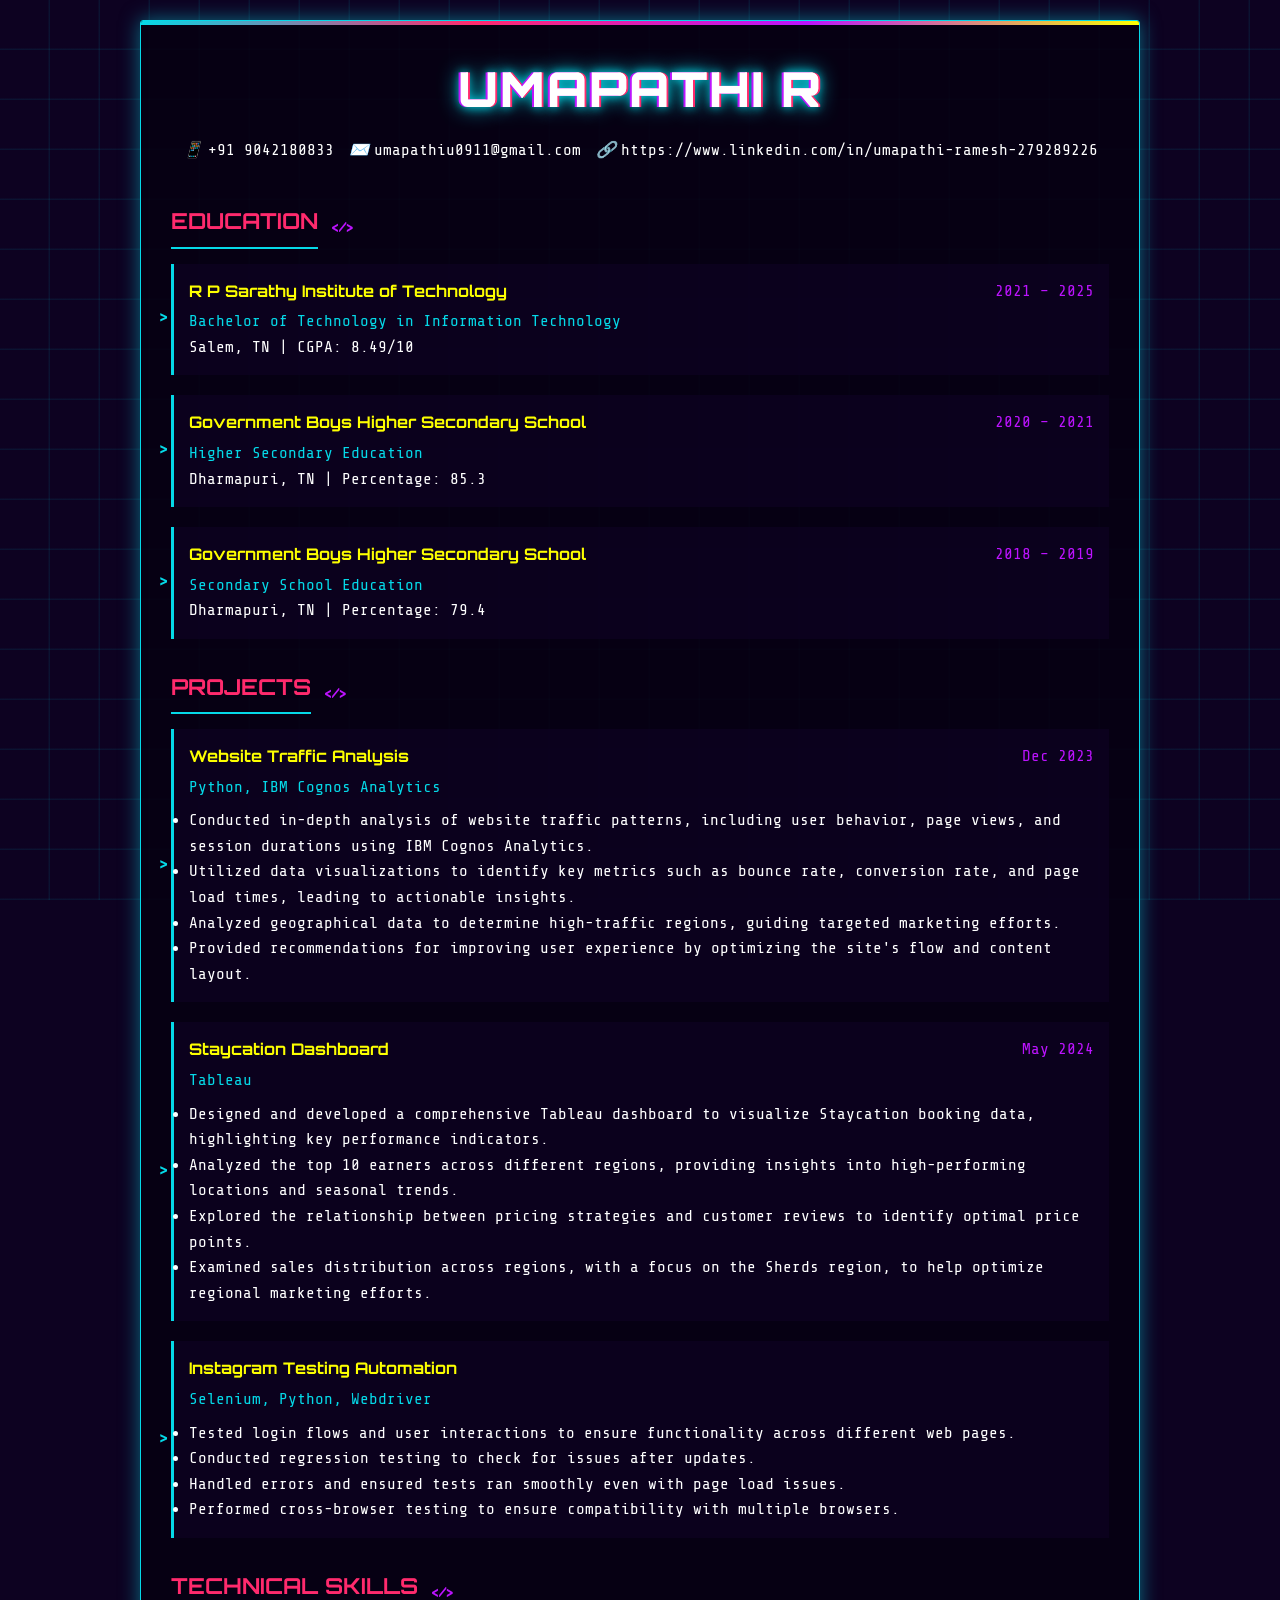
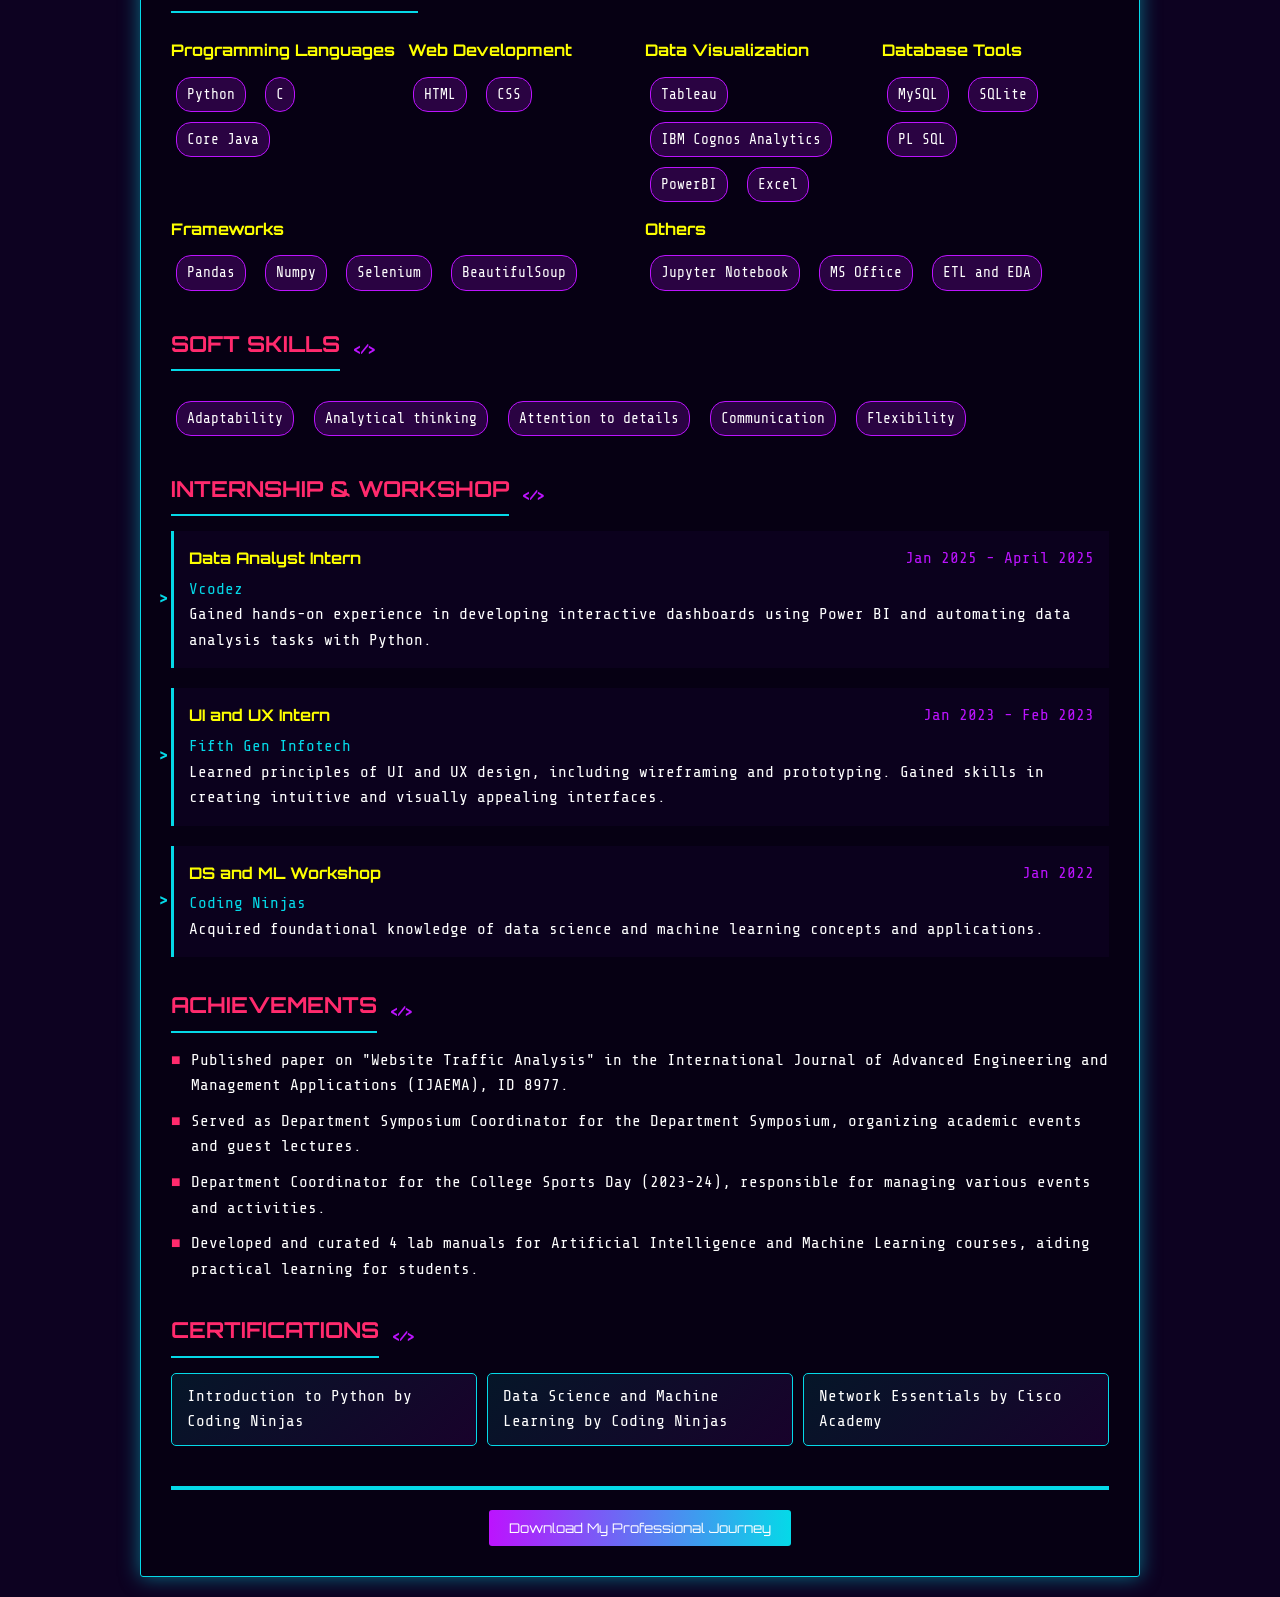
<file: resume/resume.html>
<!DOCTYPE html>
<html lang="en">
<head>
    <meta charset="UTF-8">
    <meta name="viewport" content="width=device-width, initial-scale=1.0">
    <title>Umapathi Unlocked </title>
    <link rel="icon" href="icon_resume.jpeg " type="image/x-icon">
    <style>
        @import url('https://fonts.googleapis.com/css2?family=Orbitron:wght@400;500;700;900&family=Share+Tech+Mono&display=swap');
        
        :root {
            --neon-pink: #ff2a6d;
            --neon-blue: #05d9e8;
            --neon-purple: #bc13fe;
            --cyber-yellow: #fdff00;
            --dark-bg: #0d0221;
            --darker-bg: #060111;
            --grid-color: rgba(5, 217, 232, 0.1);
        }
        
        * {
            margin: 0;
            padding: 0;
            box-sizing: border-box;
        }
        
        body {
            background-color: var(--dark-bg);
            color: #ffffff;
            font-family: 'Share Tech Mono', monospace;
            line-height: 1.6;
            position: relative;
            overflow-x: hidden;
            padding: 0;
            margin: 0;
        }
        
        body::before {
            content: "";
            position: fixed;
            top: 0;
            left: 0;
            width: 100%;
            height: 100%;
            background: 
                linear-gradient(transparent 95%, var(--grid-color) 100%) 0 0,
                linear-gradient(90deg, transparent 95%, var(--grid-color) 100%) 0 0;
            background-size: 50px 50px;
            z-index: -1;
            pointer-events: none;
        }
        
        .container {
            max-width: 1000px;
            margin: 20px auto;
            padding: 30px;
            background-color: rgba(6, 1, 17, 0.85);
            border: 1px solid var(--neon-blue);
            border-radius: 3px;
            box-shadow: 0 0 20px rgba(5, 217, 232, 0.5);
            position: relative;
            overflow: hidden;
        }
        
        .container::after {
            content: "";
            position: absolute;
            top: 0;
            left: 0;
            width: 100%;
            height: 4px;
            background: linear-gradient(90deg, var(--neon-blue), var(--neon-pink), var(--neon-purple), var(--cyber-yellow));
            animation: gradient-shift 8s ease infinite;
        }
        
        @keyframes gradient-shift {
            0% { background-position: 0% 50%; }
            50% { background-position: 100% 50%; }
            100% { background-position: 0% 50%; }
        }
        
        .header {
            text-align: center;
            margin-bottom: 40px;
            position: relative;
        }
        
        .header h1 {
            font-family: 'Orbitron', sans-serif;
            font-size: 48px;
            font-weight: 900;
            letter-spacing: 2px;
            margin-bottom: 10px;
            color: white;
            text-shadow: 0 0 10px var(--neon-blue), 0 0 20px var(--neon-blue);
            position: relative;
            display: inline-block;
        }
        
        .header h1::before, .header h1::after {
            content: attr(data-text);
            position: absolute;
            top: 0;
            left: 0;
            width: 100%;
            height: 100%;
        }
        
        .header h1::before {
            text-shadow: 2px 0 var(--neon-pink);
            animation: glitch-1 2s infinite linear alternate-reverse;
        }
        
        .header h1::after {
            text-shadow: -2px 0 var(--neon-purple);
            animation: glitch-2 3s infinite linear alternate-reverse;
        }
        
        @keyframes glitch-1 {
            0%, 90% { transform: none; opacity: 1; }
            91% { transform: translate(5px, 0); opacity: 1; }
            92% { transform: none; opacity: 1; }
            93% { transform: translate(-3px, 0); opacity: 0.8; }
            94% { transform: none; opacity: 1; }
            95% { transform: translate(2px, 0); opacity: 0.9; }
            96%, 100% { transform: none; opacity: 1; }
        }
        
        @keyframes glitch-2 {
            0%, 95% { transform: none; opacity: 1; }
            96% { transform: translate(-3px, 0); opacity: 0.8; }
            97% { transform: none; opacity: 1; }
            98% { transform: translate(2px, 0); opacity: 0.9; }
            99%, 100% { transform: none; opacity: 1; }
        }
        
        .contact {
            display: flex;
            justify-content: center;
            flex-wrap: wrap;
            gap: 15px;
            margin-bottom: 5px;
        }
        
        .contact-item {
            display: flex;
            align-items: center;
            gap: 5px;
        }
        
        .contact-item i {
            color: var(--neon-blue);
        }
        
        .section {
            margin-bottom: 30px;
            position: relative;
        }
        
        .section-title {
            font-family: 'Orbitron', sans-serif;
            font-size: 22px;
            font-weight: bold;
            color: var(--neon-pink);
            text-transform: uppercase;
            margin-bottom: 15px;
            padding-bottom: 8px;
            border-bottom: 2px solid var(--neon-blue);
            display: inline-block;
            position: relative;
        }
        
        .section-title::after {
            content: "</>";
            font-size: 14px;
            color: var(--neon-purple);
            position: absolute;
            right: -35px;
            bottom: 8px;
        }
        
        .education-item, .project-item, .internship-item {
            margin-bottom: 20px;
            padding: 15px;
            background-color: rgba(13, 2, 33, 0.8);
            border-left: 3px solid var(--neon-blue);
            position: relative;
            transition: all 0.3s ease;
        }
        
        .education-item:hover, .project-item:hover, .internship-item:hover {
            transform: translateX(5px);
            box-shadow: 0 0 15px rgba(5, 217, 232, 0.3);
        }
        
        .education-item::before, .project-item::before, .internship-item::before {
            content: ">";
            position: absolute;
            left: -15px;
            top: 50%;
            transform: translateY(-50%);
            color: var(--neon-blue);
            font-weight: bold;
        }
        
        .institute, .project-title, .internship-title {
            font-family: 'Orbitron', sans-serif;
            font-weight: 700;
            color: var(--cyber-yellow);
            margin-bottom: 5px;
        }
        
        .degree, .project-tech, .internship-company {
            color: var(--neon-blue);
            font-weight: 500;
        }
        
        .project-tech {
            display: inline-block;
            margin-bottom: 8px;
        }
        
        .date {
            color: var(--neon-purple);
            float: right;
        }
        
        .skills-container {
            display: flex;
            flex-wrap: wrap;
            gap: 10px;
            margin-top: 10px;
        }
        
        .skill-category {
            flex: 1;
            min-width: 200px;
        }
        
        .skill-category h4 {
            font-family: 'Orbitron', sans-serif;
            color: var(--cyber-yellow);
            margin-bottom: 8px;
        }
        
        .skill-pill {
            display: inline-block;
            padding: 5px 10px;
            margin: 5px;
            background-color: rgba(188, 19, 254, 0.2);
            border: 1px solid var(--neon-purple);
            border-radius: 15px;
            color: white;
            font-size: 0.9em;
            transition: all 0.3s ease;
        }
        
        .skill-pill:hover {
            background-color: rgba(5, 217, 232, 0.3);
            border-color: var(--neon-blue);
            transform: translateY(-2px);
            box-shadow: 0 2px 8px rgba(5, 217, 232, 0.5);
        }
        
        .achievements-list {
            list-style-type: none;
        }
        
        .achievements-list li {
            margin-bottom: 10px;
            padding-left: 20px;
            position: relative;
        }
        
        .achievements-list li::before {
            content: "■";
            color: var(--neon-pink);
            position: absolute;
            left: 0;
            top: 0;
        }
        
        .certifications-list {
            list-style-type: none;
            display: flex;
            flex-wrap: wrap;
            gap: 10px;
        }
        
        .cert-item {
            background: linear-gradient(135deg, rgba(5, 217, 232, 0.1), rgba(188, 19, 254, 0.1));
            border: 1px solid var(--neon-blue);
            border-radius: 5px;
            padding: 10px 15px;
            flex: 1;
            min-width: 200px;
            position: relative;
            overflow: hidden;
        }
        
        .cert-item::after {
            content: "";
            position: absolute;
            top: -50%;
            left: -50%;
            width: 200%;
            height: 200%;
            background: radial-gradient(circle, rgba(255, 255, 255, 0.1) 0%, transparent 50%);
            opacity: 0;
            transition: opacity 0.3s ease;
        }
        
        .cert-item:hover::after {
            opacity: 1;
        }
        
        /* Glitch effect */
        .glitch-container {
            position: relative;
            width: 100%;
            height: 4px;
            margin-top: 40px;
            overflow: hidden;
        }
        
        .glitch-line {
            position: absolute;
            width: 100%;
            height: 100%;
            background-color: var(--neon-blue);
            animation: glitch-line 5s infinite;
        }
        
        @keyframes glitch-line {
            0%, 100% { transform: translateX(-100%); }
            10%, 90% { transform: translateX(100%); }
            20%, 80% { transform: translateX(-100%); }
        }
        
        .print-button {
            font-family: 'Orbitron', sans-serif;
            background: linear-gradient(90deg, var(--neon-purple), var(--neon-blue));
            color: white;
            border: none;
            border-radius: 3px;
            padding: 10px 20px;
            margin-top: 20px;
            cursor: pointer;
            display: block;
            width: max-content;
            margin-left: auto;
            margin-right: auto;
            transition: all 0.3s ease;
        }
        
        .print-button:hover {
            box-shadow: 0 0 15px rgba(5, 217, 232, 0.7);
            transform: scale(1.05);
        }
        
        /* For print */
        @media print {
            body {
                background: white;
                color: black;
            }
            
            .container {
                box-shadow: none;
                border: none;
                padding: 20px;
            }
            
            .print-button {
                display: none;
            }
            
            .glitch-effects {
                display: none;
            }
            
            .header h1 {
                text-shadow: none;
                color: black;
            }
            
            .section-title {
                color: black;
                border-bottom-color: gray;
            }
            
            .section-title::after {
                display: none;
            }
            
            /* Other print-specific styles */
        }
    </style>
</head>
<body>
    <div class="container">
        <div class="header">
            <h1 data-text="UMAPATHI R">UMAPATHI R</h1>
            <div class="contact">
                <div class="contact-item">
                    <i>📱</i>
                    <span>+91 9042180833</span>
                </div>
                <div class="contact-item">
                    <i>✉️</i>
                    <span>umapathiu0911@gmail.com</span>
                </div>
                <div class="contact-item">
                    <i>🔗</i>
                    <span>https://www.linkedin.com/in/umapathi-ramesh-279289226</span>
                </div>
            </div>
        </div>

        <div class="section">
            <h2 class="section-title">Education</h2>
            <div class="education-item">
                <span class="date">2021 – 2025</span>
                <div class="institute">R P Sarathy Institute of Technology</div>
                <div class="degree">Bachelor of Technology in Information Technology</div>
                <div class="location">Salem, TN | CGPA: 8.49/10</div>
            </div>
            <div class="education-item">
                <span class="date">2020 – 2021</span>
                <div class="institute">Government Boys Higher Secondary School</div>
                <div class="degree">Higher Secondary Education</div>
                <div class="location">Dharmapuri, TN | Percentage: 85.3</div>
            </div>
            <div class="education-item">
                <span class="date">2018 – 2019</span>
                <div class="institute">Government Boys Higher Secondary School</div>
                <div class="degree">Secondary School Education</div>
                <div class="location">Dharmapuri, TN | Percentage: 79.4</div>
            </div>
        </div>

        <div class="section">
            <h2 class="section-title">Projects</h2>
            <div class="project-item">
                <span class="date">Dec 2023</span>
                <div class="project-title">Website Traffic Analysis</div>
                <div class="project-tech">Python, IBM Cognos Analytics</div>
                <ul>
                    <li>Conducted in-depth analysis of website traffic patterns, including user behavior, page views, and session durations using IBM Cognos Analytics.</li>
                    <li>Utilized data visualizations to identify key metrics such as bounce rate, conversion rate, and page load times, leading to actionable insights.</li>
                    <li>Analyzed geographical data to determine high-traffic regions, guiding targeted marketing efforts.</li>
                    <li>Provided recommendations for improving user experience by optimizing the site's flow and content layout.</li>
                </ul>
            </div>
            <div class="project-item">
                <span class="date">May 2024</span>
                <div class="project-title">Staycation Dashboard</div>
                <div class="project-tech">Tableau</div>
                <ul>
                    <li>Designed and developed a comprehensive Tableau dashboard to visualize Staycation booking data, highlighting key performance indicators.</li>
                    <li>Analyzed the top 10 earners across different regions, providing insights into high-performing locations and seasonal trends.</li>
                    <li>Explored the relationship between pricing strategies and customer reviews to identify optimal price points.</li>
                    <li>Examined sales distribution across regions, with a focus on the Sherds region, to help optimize regional marketing efforts.</li>
                </ul>
            </div>
            <div class="project-item">
                <div class="project-title">Instagram Testing Automation</div>
                <div class="project-tech">Selenium, Python, Webdriver</div>
                <ul>
                    <li>Tested login flows and user interactions to ensure functionality across different web pages.</li>
                    <li>Conducted regression testing to check for issues after updates.</li>
                    <li>Handled errors and ensured tests ran smoothly even with page load issues.</li>
                    <li>Performed cross-browser testing to ensure compatibility with multiple browsers.</li>
                </ul>
            </div>
        </div>

        <div class="section">
            <h2 class="section-title">Technical Skills</h2>
            <div class="skills-container">
                <div class="skill-category">
                    <h4>Programming Languages</h4>
                    <span class="skill-pill">Python</span>
                    <span class="skill-pill">C</span>
                    <span class="skill-pill">Core Java</span>
                </div>
                <div class="skill-category">
                    <h4>Web Development</h4>
                    <span class="skill-pill">HTML</span>
                    <span class="skill-pill">CSS</span>
                </div>
                <div class="skill-category">
                    <h4>Data Visualization</h4>
                    <span class="skill-pill">Tableau</span>
                    <span class="skill-pill">IBM Cognos Analytics</span>
                    <span class="skill-pill">PowerBI</span>
                    <span class="skill-pill">Excel</span>
                </div>
                <div class="skill-category">
                    <h4>Database Tools</h4>
                    <span class="skill-pill">MySQL</span>
                    <span class="skill-pill">SQLite</span>
                    <span class="skill-pill">PL SQL</span>
                </div>
                <div class="skill-category">
                    <h4>Frameworks</h4>
                    <span class="skill-pill">Pandas</span>
                    <span class="skill-pill">Numpy</span>
                    <span class="skill-pill">Selenium</span>
                    <span class="skill-pill">BeautifulSoup</span>
                </div>
                <div class="skill-category">
                    <h4>Others</h4>
                    <span class="skill-pill">Jupyter Notebook</span>
                    <span class="skill-pill">MS Office</span>
                    <span class="skill-pill">ETL and EDA</span>
                </div>
            </div>
        </div>

        <div class="section">
            <h2 class="section-title">Soft Skills</h2>
            <div class="skills-container">
                <span class="skill-pill">Adaptability</span>
                <span class="skill-pill">Analytical thinking</span>
                <span class="skill-pill">Attention to details</span>
                <span class="skill-pill">Communication</span>
                <span class="skill-pill">Flexibility</span>
            </div>
        </div>

        <div class="section">
            <h2 class="section-title">Internship & Workshop</h2>
            <div class="internship-item">
                <span class="date">Jan 2025 - April 2025</span>
                <div class="internship-title">Data Analyst Intern</div>
                <div class="internship-company">Vcodez</div>
                <p>Gained hands-on experience in developing interactive dashboards using Power BI and automating data analysis tasks with Python.</p>
            </div>
            <div class="internship-item">
                <span class="date">Jan 2023 - Feb 2023</span>
                <div class="internship-title">UI and UX Intern</div>
                <div class="internship-company">Fifth Gen Infotech</div>
                <p>Learned principles of UI and UX design, including wireframing and prototyping. Gained skills in creating intuitive and visually appealing interfaces.</p>
            </div>
            <div class="internship-item">
                <span class="date">Jan 2022</span>
                <div class="internship-title">DS and ML Workshop</div>
                <div class="internship-company">Coding Ninjas</div>
                <p>Acquired foundational knowledge of data science and machine learning concepts and applications.</p>
            </div>
        </div>

        <div class="section">
            <h2 class="section-title">Achievements</h2>
            <ul class="achievements-list">
                <li>Published paper on "Website Traffic Analysis" in the International Journal of Advanced Engineering and Management Applications (IJAEMA), ID 8977.</li>
                <li>Served as Department Symposium Coordinator for the Department Symposium, organizing academic events and guest lectures.</li>
                <li>Department Coordinator for the College Sports Day (2023-24), responsible for managing various events and activities.</li>
                <li>Developed and curated 4 lab manuals for Artificial Intelligence and Machine Learning courses, aiding practical learning for students.</li>
            </ul>
        </div>

        <div class="section">
            <h2 class="section-title">Certifications</h2>
            <div class="certifications-list">
                <div class="cert-item">Introduction to Python by Coding Ninjas</div>
                <div class="cert-item">Data Science and Machine Learning by Coding Ninjas</div>
                <div class="cert-item">Network Essentials by Cisco Academy</div>
            </div>
        </div>

        <div class="glitch-container">
            <div class="glitch-line"></div>
        </div>

        <button class="print-button" download onclick="window.print()">Download My Professional Journey</button>
    </div>

    <script>
        // Add glitch effect to the name
        const nameElement = document.querySelector('.header h1');
        nameElement.setAttribute('data-text', nameElement.textContent);
        
        // Add random glitch effects
        function randomGlitch() {
            const glitchChance = Math.random();
            if (glitchChance > 0.99) {
                nameElement.style.textShadow = `${Math.random() * 5}px 0 var(--neon-pink), ${-Math.random() * 5}px 0 var(--neon-blue)`;
                setTimeout(() => {
                    nameElement.style.textShadow = '0 0 10px var(--neon-blue), 0 0 20px var(--neon-blue)';
                }, 100);
            }
        }
        
        setInterval(randomGlitch, 200);
    </script>
</body>
</html>
</file>
